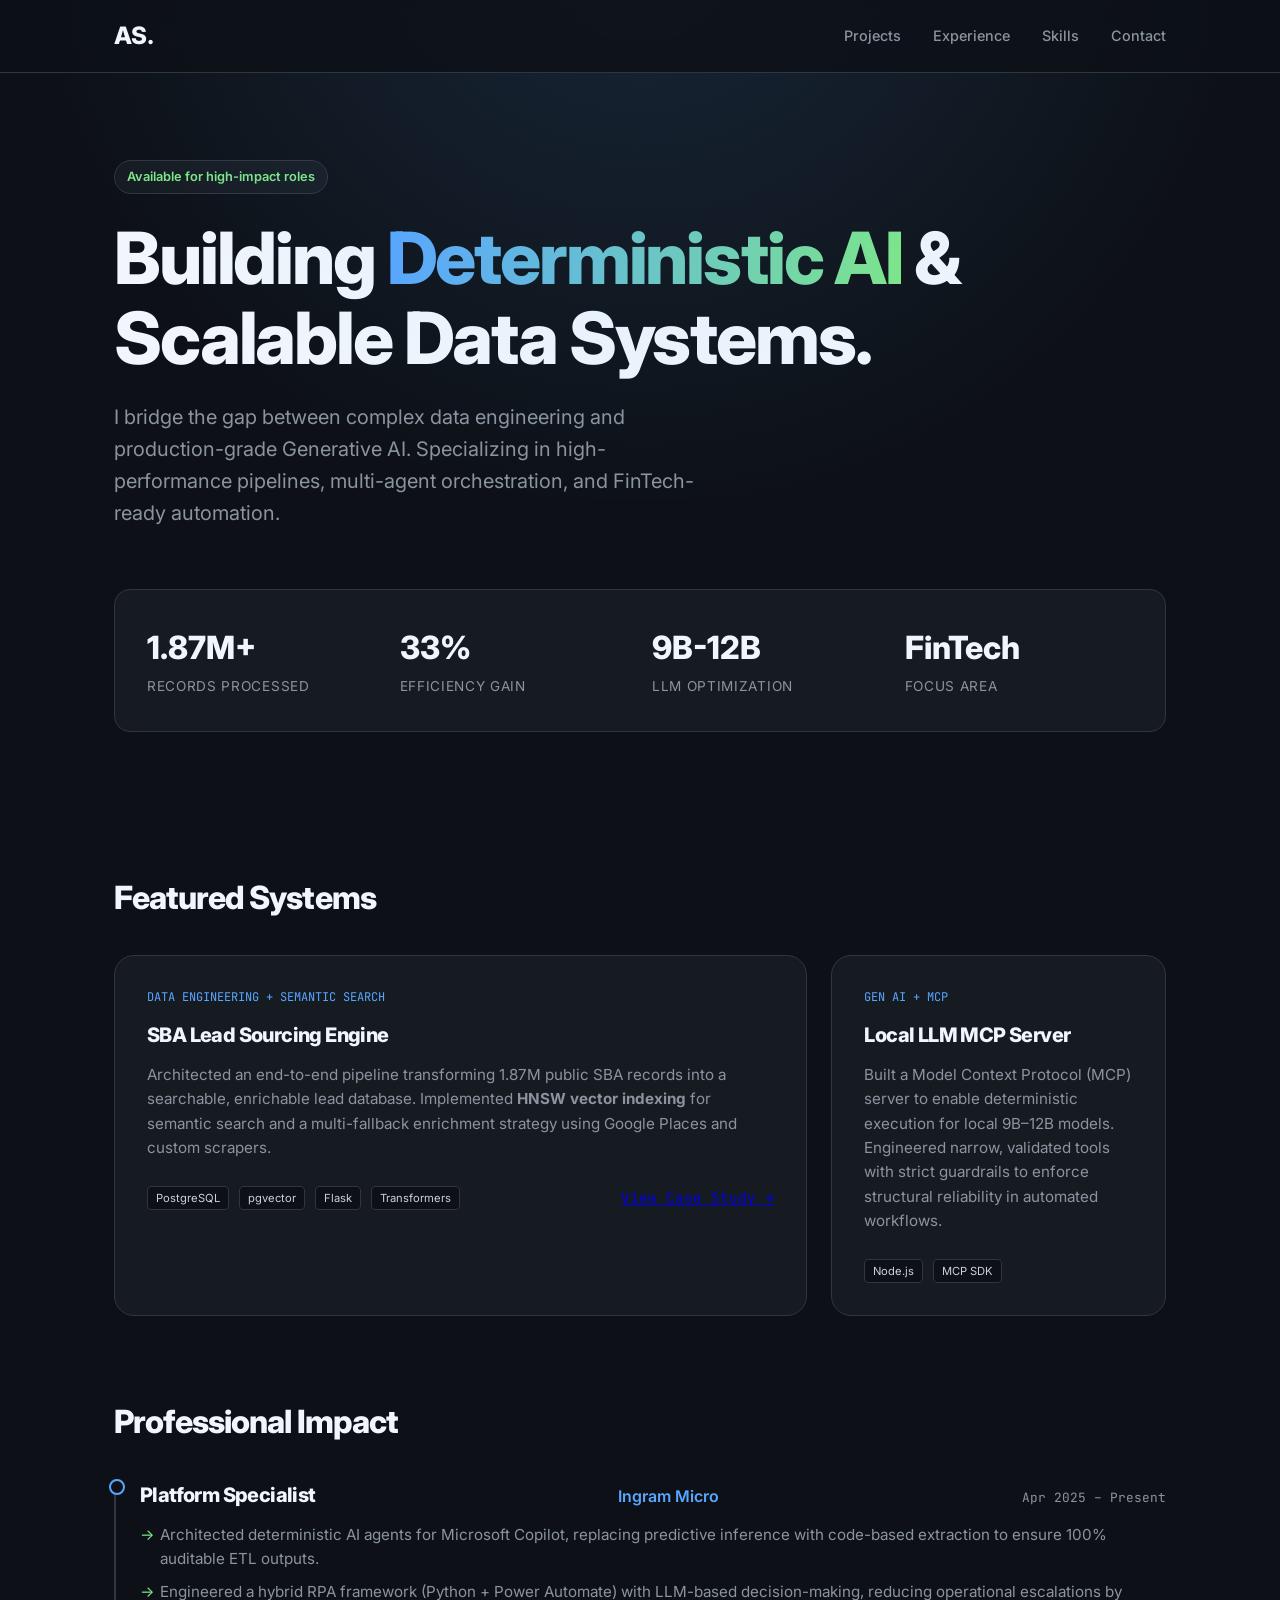
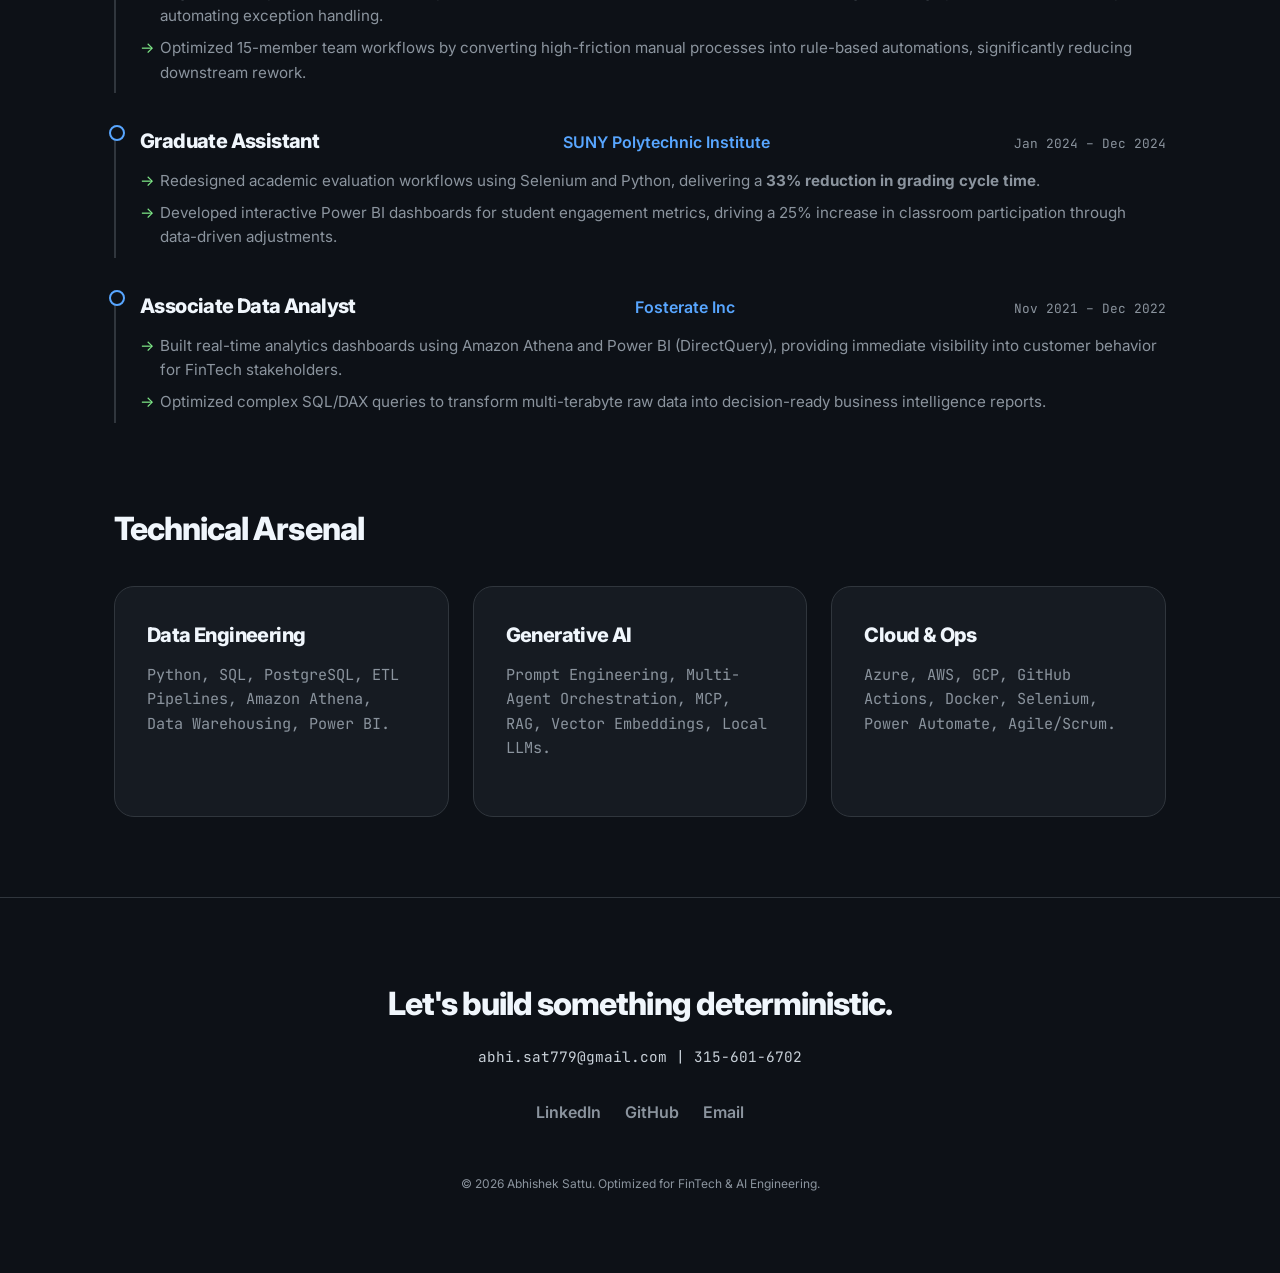
<file: index.html>
<!DOCTYPE html>
<html lang="en">
<head>
  <meta charset="UTF-8">
  <meta name="viewport" content="width=device-width, initial-scale=1.0">
  <title>Abhishek Sattu | Data Engineer & AI Specialist</title>
  <link rel="stylesheet" href="css/style.css">
</head>
<body>

  <nav>
    <div class="container nav-inner">
      <a href="index.html" class="nav-logo">AS.</a>
      <div class="nav-links">
        <a href="#projects">Projects</a>
        <a href="#experience">Experience</a>
        <a href="#skills">Skills</a>
        <a href="mailto:abhi.sat779@gmail.com">Contact</a>
      </div>
    </div>
  </nav>

  <header class="hero">
    <div class="container">
      <div class="hero-tag">Available for high-impact roles</div>
      <h1>Building <span class="gradient-text">Deterministic AI</span> & Scalable Data Systems.</h1>
      <p class="intro">
        I bridge the gap between complex data engineering and production-grade Generative AI. 
        Specializing in high-performance pipelines, multi-agent orchestration, and FinTech-ready automation.
      </p>
      
      <div class="metrics-bar">
        <div class="metric-item">
          <span class="value">1.87M+</span>
          <span class="label">Records Processed</span>
        </div>
        <div class="metric-item">
          <span class="value">33%</span>
          <span class="label">Efficiency Gain</span>
        </div>
        <div class="metric-item">
          <span class="value">9B-12B</span>
          <span class="label">LLM Optimization</span>
        </div>
        <div class="metric-item">
          <span class="value">FinTech</span>
          <span class="label">Focus Area</span>
        </div>
      </div>
    </div>
  </header>

  <main class="container">
    
    <section id="projects">
      <h2>Featured Systems</h2>
      <div class="bento-grid">
        <!-- SBA PROJECT (Large Card) -->
        <div class="bento-card col-8">
          <span class="card-tag">DATA ENGINEERING + SEMANTIC SEARCH</span>
          <h3>SBA Lead Sourcing Engine</h3>
          <p>
            Architected an end-to-end pipeline transforming 1.87M public SBA records into a searchable, enrichable lead database. 
            Implemented <strong>HNSW vector indexing</strong> for semantic search and a multi-fallback enrichment strategy using Google Places and custom scrapers.
          </p>
          <div class="card-footer">
            <div class="tech-stack">
              <span class="tech-pill">PostgreSQL</span>
              <span class="tech-pill">pgvector</span>
              <span class="tech-pill">Flask</span>
              <span class="tech-pill">Transformers</span>
            </div>
            <a href="https://github.com/abhishekabhi779" class="mono">View Case Study →</a>
          </div>
        </div>

        <!-- LM STUDIO (Medium Card) -->
        <div class="bento-card col-4">
          <span class="card-tag">GEN AI + MCP</span>
          <h3>Local LLM MCP Server</h3>
          <p>
            Built a Model Context Protocol (MCP) server to enable deterministic execution for local 9B–12B models. 
            Engineered narrow, validated tools with strict guardrails to enforce structural reliability in automated workflows.
          </p>
          <div class="card-footer">
            <div class="tech-stack">
              <span class="tech-pill">Node.js</span>
              <span class="tech-pill">MCP SDK</span>
            </div>
          </div>
        </div>
      </div>
    </section>

    <section id="experience">
      <h2>Professional Impact</h2>
      <div class="experience-list">
        
        <div class="exp-item">
          <div class="exp-header">
            <h3>Platform Specialist</h3>
            <span class="exp-company">Ingram Micro</span>
            <span class="exp-date">Apr 2025 – Present</span>
          </div>
          <ul>
            <li>Architected deterministic AI agents for Microsoft Copilot, replacing predictive inference with code-based extraction to ensure 100% auditable ETL outputs.</li>
            <li>Engineered a hybrid RPA framework (Python + Power Automate) with LLM-based decision-making, reducing operational escalations by automating exception handling.</li>
            <li>Optimized 15-member team workflows by converting high-friction manual processes into rule-based automations, significantly reducing downstream rework.</li>
          </ul>
        </div>

        <div class="exp-item">
          <div class="exp-header">
            <h3>Graduate Assistant</h3>
            <span class="exp-company">SUNY Polytechnic Institute</span>
            <span class="exp-date">Jan 2024 – Dec 2024</span>
          </div>
          <ul>
            <li>Redesigned academic evaluation workflows using Selenium and Python, delivering a <strong>33% reduction in grading cycle time</strong>.</li>
            <li>Developed interactive Power BI dashboards for student engagement metrics, driving a 25% increase in classroom participation through data-driven adjustments.</li>
          </ul>
        </div>

        <div class="exp-item">
          <div class="exp-header">
            <h3>Associate Data Analyst</h3>
            <span class="exp-company">Fosterate Inc</span>
            <span class="exp-date">Nov 2021 – Dec 2022</span>
          </div>
          <ul>
            <li>Built real-time analytics dashboards using Amazon Athena and Power BI (DirectQuery), providing immediate visibility into customer behavior for FinTech stakeholders.</li>
            <li>Optimized complex SQL/DAX queries to transform multi-terabyte raw data into decision-ready business intelligence reports.</li>
          </ul>
        </div>

      </div>
    </section>

    <section id="skills" style="margin-top: 80px;">
      <h2>Technical Arsenal</h2>
      <div class="bento-grid">
        <div class="bento-card col-4">
          <h3>Data Engineering</h3>
          <p class="mono">Python, SQL, PostgreSQL, ETL Pipelines, Amazon Athena, Data Warehousing, Power BI.</p>
        </div>
        <div class="bento-card col-4">
          <h3>Generative AI</h3>
          <p class="mono">Prompt Engineering, Multi-Agent Orchestration, MCP, RAG, Vector Embeddings, Local LLMs.</p>
        </div>
        <div class="bento-card col-4">
          <h3>Cloud & Ops</h3>
          <p class="mono">Azure, AWS, GCP, GitHub Actions, Docker, Selenium, Power Automate, Agile/Scrum.</p>
        </div>
      </div>
    </section>

  </main>

  <footer>
    <div class="container footer-content">
      <h2>Let's build something deterministic.</h2>
      <p class="mono">abhi.sat779@gmail.com | 315-601-6702</p>
      <div class="social-links">
        <a href="https://linkedin.com/in/abhishek-s-462954222">LinkedIn</a>
        <a href="https://github.com/abhishekabhi779">GitHub</a>
        <a href="mailto:abhi.sat779@gmail.com">Email</a>
      </div>
      <p style="margin-top: 48px; font-size: 0.75rem; color: var(--text-dim);">
        &copy; 2026 Abhishek Sattu. Optimized for FinTech & AI Engineering.
      </p>
    </div>
  </footer>

</body>
</html>
</file>
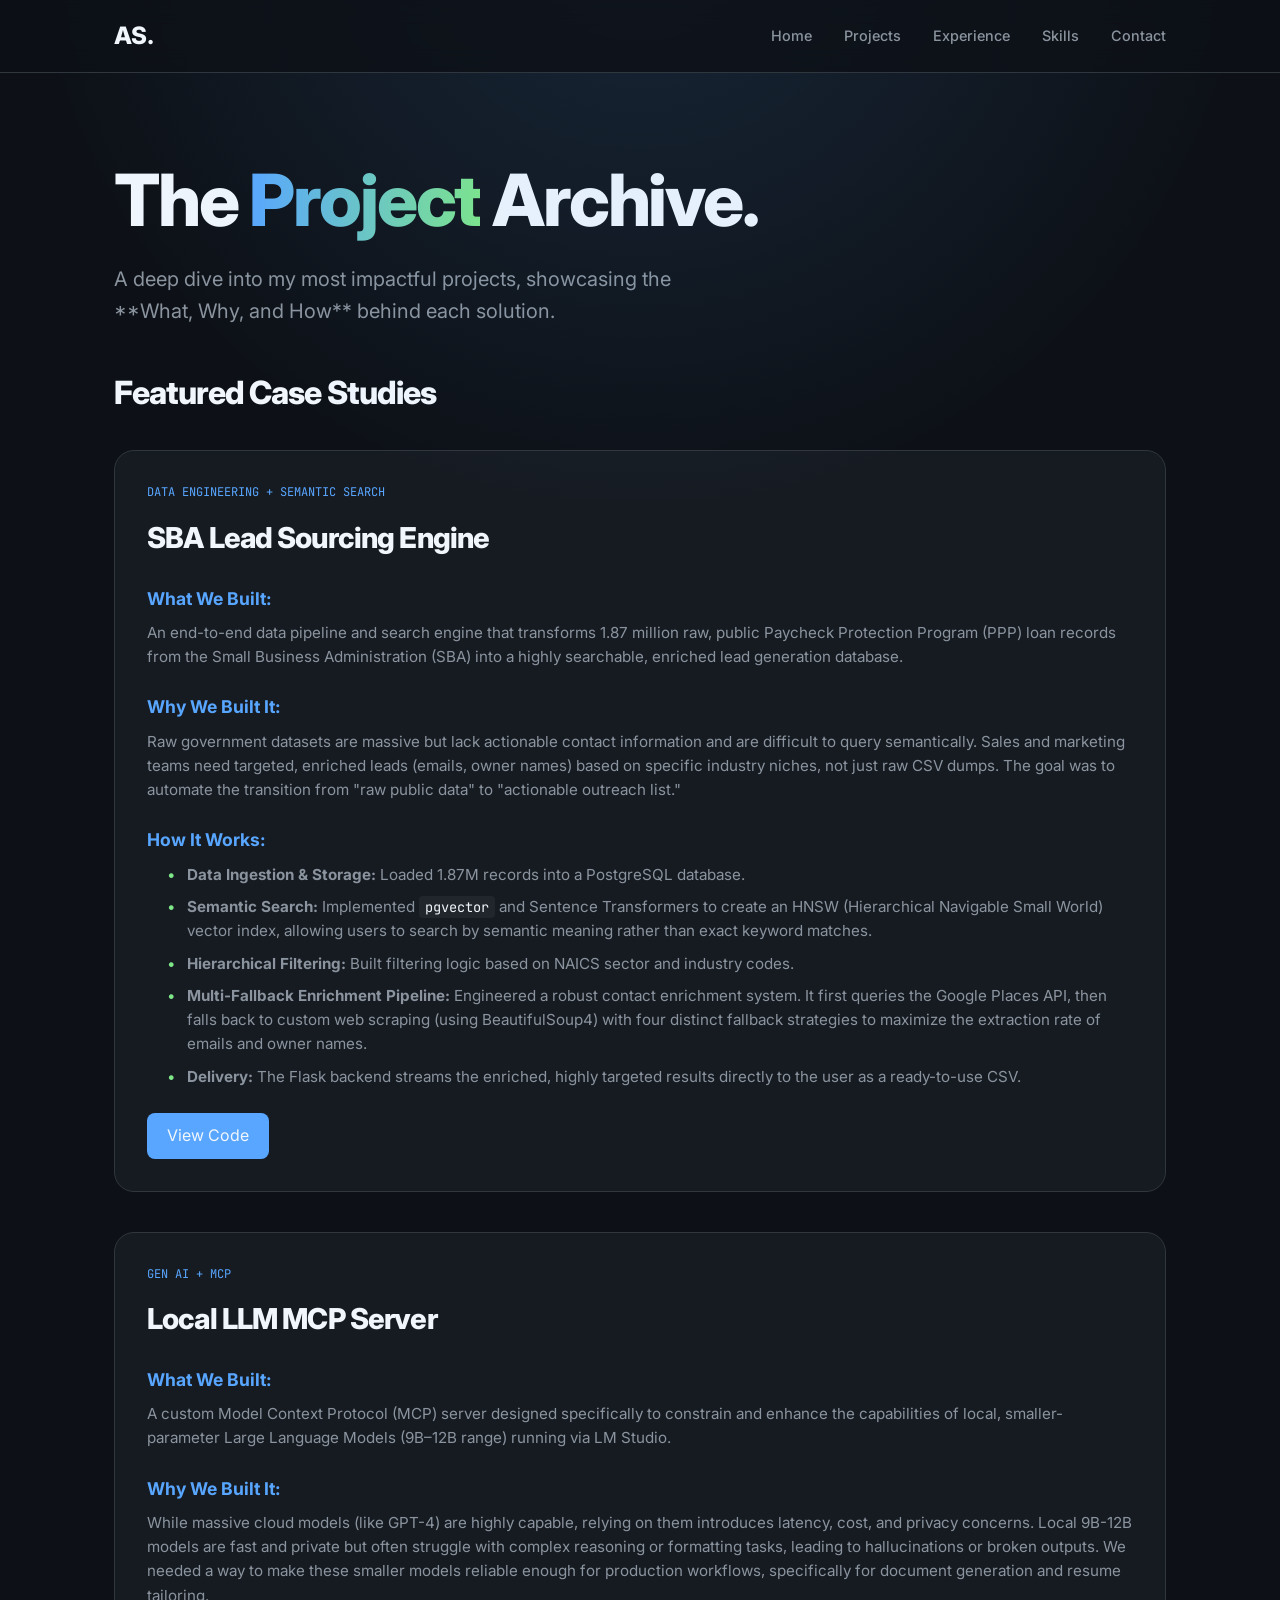
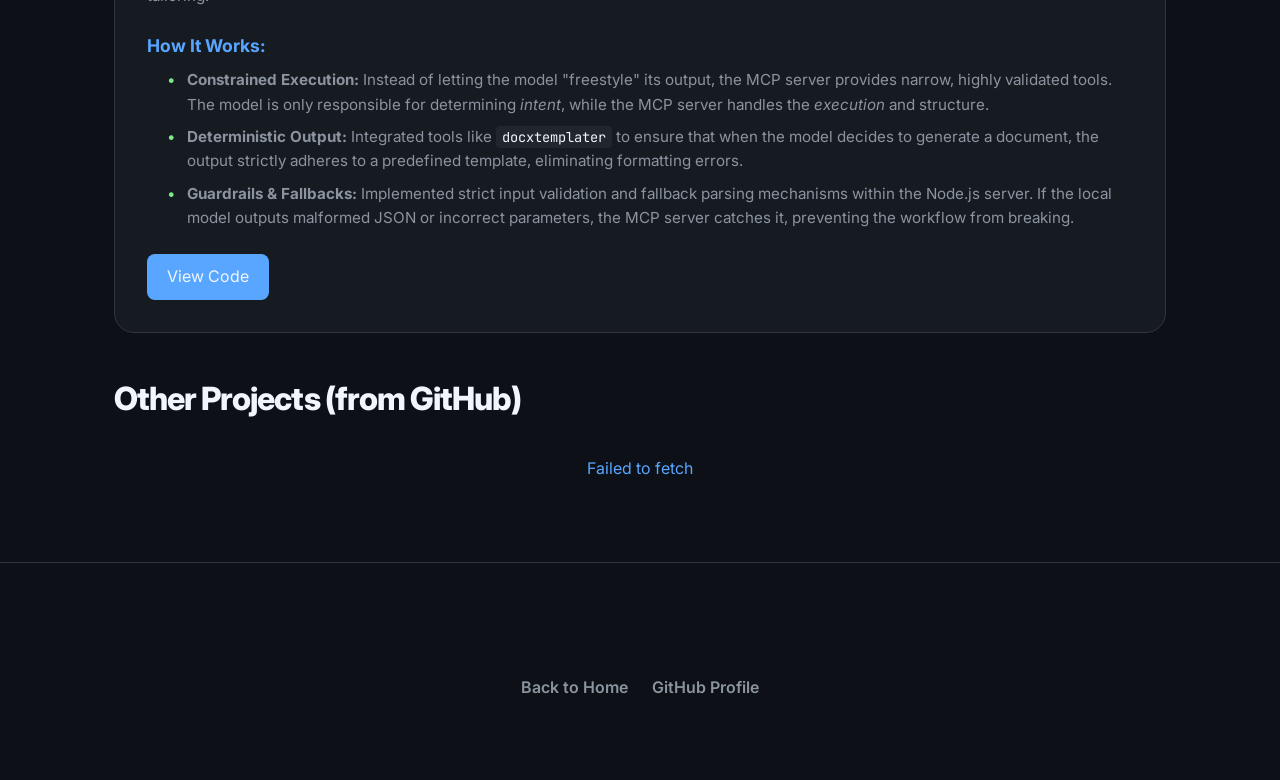
<file: projects.html>
<!DOCTYPE html>
<html lang="en">
<head>
  <meta charset="UTF-8">
  <meta name="viewport" content="width=device-width, initial-scale=1.0">
  <title>Engineering Projects | Abhishek Sattu</title>
  <link rel="stylesheet" href="css/style.css">
</head>
<body>

  <nav>
    <div class="container nav-inner">
      <a href="index.html" class="nav-logo">AS.</a>
      <div class="nav-links">
        <a href="index.html#projects">Home</a>
        <a href="projects.html">Projects</a>
        <a href="index.html#experience">Experience</a>
        <a href="index.html#skills">Skills</a>
        <a href="mailto:abhi.sat779@gmail.com">Contact</a>
      </div>
    </div>
  </nav>

  <header class="hero" style="padding-bottom: 40px;">
    <div class="container">
      <h1>The <span class="gradient-text">Project</span> Archive.</h1>
      <p class="intro">
        A deep dive into my most impactful projects, showcasing the **What, Why, and How** behind each solution.
      </p>
    </div>
  </header>

  <main class="container">
    <section id="case-studies">
      <h2>Featured Case Studies</h2>

      <!-- SBA Lead Sourcing Engine Case Study -->
      <div class="case-study-card">
        <span class="card-tag">DATA ENGINEERING + SEMANTIC SEARCH</span>
        <h3>SBA Lead Sourcing Engine</h3>
        
        <h4>What We Built:</h4>
        <p>An end-to-end data pipeline and search engine that transforms 1.87 million raw, public Paycheck Protection Program (PPP) loan records from the Small Business Administration (SBA) into a highly searchable, enriched lead generation database.</p>
        
        <h4>Why We Built It:</h4>
        <p>Raw government datasets are massive but lack actionable contact information and are difficult to query semantically. Sales and marketing teams need targeted, enriched leads (emails, owner names) based on specific industry niches, not just raw CSV dumps. The goal was to automate the transition from "raw public data" to "actionable outreach list."</p>
        
        <h4>How It Works:</h4>
        <ul>
          <li><strong>Data Ingestion & Storage:</strong> Loaded 1.87M records into a PostgreSQL database.</li>
          <li><strong>Semantic Search:</strong> Implemented <code>pgvector</code> and Sentence Transformers to create an HNSW (Hierarchical Navigable Small World) vector index, allowing users to search by semantic meaning rather than exact keyword matches.</li>
          <li><strong>Hierarchical Filtering:</strong> Built filtering logic based on NAICS sector and industry codes.</li>
          <li><strong>Multi-Fallback Enrichment Pipeline:</strong> Engineered a robust contact enrichment system. It first queries the Google Places API, then falls back to custom web scraping (using BeautifulSoup4) with four distinct fallback strategies to maximize the extraction rate of emails and owner names.</li>
          <li><strong>Delivery:</strong> The Flask backend streams the enriched, highly targeted results directly to the user as a ready-to-use CSV.</li>
        </ul>
        <div class="project-links">
          <a href="https://github.com/abhishekabhi779/SBA-Lead-Sourcing-Machine" target="_blank" rel="noopener" class="btn btn-project">View Code</a>
        </div>
      </div>

      <!-- Local LLM MCP Server Case Study -->
      <div class="case-study-card">
        <span class="card-tag">GEN AI + MCP</span>
        <h3>Local LLM MCP Server</h3>
        
        <h4>What We Built:</h4>
        <p>A custom Model Context Protocol (MCP) server designed specifically to constrain and enhance the capabilities of local, smaller-parameter Large Language Models (9B–12B range) running via LM Studio.</p>
        
        <h4>Why We Built It:</h4>
        <p>While massive cloud models (like GPT-4) are highly capable, relying on them introduces latency, cost, and privacy concerns. Local 9B-12B models are fast and private but often struggle with complex reasoning or formatting tasks, leading to hallucinations or broken outputs. We needed a way to make these smaller models reliable enough for production workflows, specifically for document generation and resume tailoring.</p>
        
        <h4>How It Works:</h4>
        <ul>
          <li><strong>Constrained Execution:</strong> Instead of letting the model "freestyle" its output, the MCP server provides narrow, highly validated tools. The model is only responsible for determining <em>intent</em>, while the MCP server handles the <em>execution</em> and structure.</li>
          <li><strong>Deterministic Output:</strong> Integrated tools like <code>docxtemplater</code> to ensure that when the model decides to generate a document, the output strictly adheres to a predefined template, eliminating formatting errors.</li>
          <li><strong>Guardrails & Fallbacks:</strong> Implemented strict input validation and fallback parsing mechanisms within the Node.js server. If the local model outputs malformed JSON or incorrect parameters, the MCP server catches it, preventing the workflow from breaking.</li>
        </ul>
        <div class="project-links">
          <a href="https://github.com/abhishekabhi779/LM-Studio-MCP-Server" target="_blank" rel="noopener" class="btn btn-project">View Code</a>
        </div>
      </div>
    </section>

    <section id="all-projects">
      <h2>Other Projects (from GitHub)</h2>
      <div class="bento-grid" id="projects-container">
        <!-- Other projects will be dynamically loaded here -->
      </div>
    </section>
  </main>

  <footer>
    <div class="container footer-content">
      <div class="social-links">
        <a href="index.html">Back to Home</a>
        <a href="https://github.com/abhishekabhi779">GitHub Profile</a>
      </div>
    </div>
  </footer>

  <script src="js/projects.js"></script>
</body>
</html>
</file>
<file: css/style.css>
@import url('https://fonts.googleapis.com/css2?family=Inter:wght@300;400;600;800&family=JetBrains+Mono:wght@400;700&display=swap');

:root {
  --bg: #0D1117;
  --surface: #161B22;
  --surface-hover: #21262D;
  --primary: #58A6FF;
  --secondary: #7EE787;
  --text: #C9D1D9;
  --text-dim: #8B949E;
  --text-bright: #F0F6FC;
  --border: #30363D;
  --accent-glow: rgba(88, 166, 255, 0.15);
  
  --font-main: 'Inter', -apple-system, BlinkMacSystemFont, sans-serif;
  --font-mono: 'JetBrains Mono', monospace;
}

* {
  box-sizing: border-box;
  margin: 0;
  padding: 0;
}

body {
  background-color: var(--bg);
  color: var(--text);
  font-family: var(--font-main);
  line-height: 1.6;
  overflow-x: hidden;
}

.container {
  max-width: 1100px;
  margin: 0 auto;
  padding: 0 24px;
}

/* ── TYPOGRAPHY ──────────────────────────────────── */
h1, h2, h3 {
  color: var(--text-bright);
  font-weight: 800;
  letter-spacing: -0.03em;
}

h1 { font-size: clamp(2.5rem, 8vw, 4.5rem); line-height: 1.1; }
h2 { font-size: 2rem; margin-bottom: 2rem; }
h3 { font-size: 1.25rem; }

.mono { font-family: var(--font-mono); font-size: 0.9rem; }
.gradient-text {
  background: linear-gradient(90deg, var(--primary), var(--secondary));
  -webkit-background-clip: text;
  -webkit-text-fill-color: transparent;
}

/* ── NAVIGATION ──────────────────────────────────── */
nav {
  position: fixed;
  top: 0;
  width: 100%;
  z-index: 1000;
  background: rgba(13, 17, 23, 0.8);
  backdrop-filter: blur(12px);
  border-bottom: 1px solid var(--border);
}

.nav-inner {
  height: 72px;
  display: flex;
  justify-content: space-between;
  align-items: center;
}

.nav-logo {
  font-weight: 800;
  font-size: 1.5rem;
  color: var(--text-bright);
  text-decoration: none;
}

.nav-links {
  display: flex;
  gap: 32px;
}

.nav-links a {
  color: var(--text-dim);
  text-decoration: none;
  font-weight: 500;
  font-size: 0.9rem;
  transition: color 0.2s;
}

.nav-links a:hover { color: var(--primary); }

/* ── HERO ────────────────────────────────────────── */
.hero {
  padding: 160px 0 80px;
  position: relative;
}

.hero::before {
  content: '';
  position: absolute;
  top: -100px;
  left: 50%;
  transform: translateX(-50%);
  width: 100vw;
  height: 600px;
  background: radial-gradient(circle at 50% 0%, var(--accent-glow) 0%, transparent 70%);
  pointer-events: none;
}

.hero-tag {
  display: inline-block;
  padding: 6px 12px;
  background: var(--surface);
  border: 1px solid var(--border);
  border-radius: 100px;
  color: var(--secondary);
  font-size: 0.8rem;
  font-weight: 600;
  margin-bottom: 24px;
}

.hero p.intro {
  font-size: 1.25rem;
  color: var(--text-dim);
  max-width: 600px;
  margin-top: 24px;
}

/* ── METRICS BAR ─────────────────────────────────── */
.metrics-bar {
  display: grid;
  grid-template-columns: repeat(auto-fit, minmax(200px, 1fr));
  gap: 24px;
  margin: 60px 0;
  padding: 32px;
  background: var(--surface);
  border: 1px solid var(--border);
  border-radius: 16px;
}

.metric-item .value {
  display: block;
  font-size: 2rem;
  font-weight: 800;
  color: var(--text-bright);
}

.metric-item .label {
  font-size: 0.85rem;
  color: var(--text-dim);
  text-transform: uppercase;
  letter-spacing: 0.05em;
}

/* ── BENTO GRID ──────────────────────────────────── */
.bento-grid {
  display: grid;
  grid-template-columns: repeat(12, 1fr);
  gap: 24px;
  margin-bottom: 80px;
}

.bento-card {
  background: var(--surface);
  border: 1px solid var(--border);
  border-radius: 20px;
  padding: 32px;
  transition: all 0.3s cubic-bezier(0.4, 0, 0.2, 1);
  position: relative;
  overflow: hidden;
}

.bento-card:hover {
  border-color: var(--primary);
  transform: translateY(-4px);
  box-shadow: 0 12px 40px rgba(0, 0, 0, 0.4);
}

.card-tag {
  font-family: var(--font-mono);
  font-size: 0.75rem;
  color: var(--primary);
  margin-bottom: 12px;
  display: block;
}

.bento-card h3 { margin-bottom: 12px; }
.bento-card p { color: var(--text-dim); font-size: 0.95rem; margin-bottom: 24px; }

.card-footer {
  display: flex;
  justify-content: space-between;
  align-items: center;
  margin-top: auto;
}

.tech-pill {
  font-size: 0.7rem;
  padding: 4px 8px;
  background: var(--bg);
  border: 1px solid var(--border);
  border-radius: 4px;
  margin-right: 6px;
}

/* Grid Layouts */
.col-8 { grid-column: span 8; }
.col-4 { grid-column: span 4; }
.col-6 { grid-column: span 6; }
.col-12 { grid-column: span 12; }

/* ── EXPERIENCE ──────────────────────────────────── */
.experience-list {
  display: flex;
  flex-direction: column;
  gap: 32px;
}

.exp-item {
  padding-left: 24px;
  border-left: 2px solid var(--border);
  position: relative;
}

.exp-item::before {
  content: '';
  position: absolute;
  left: -7px;
  top: 0;
  width: 12px;
  height: 12px;
  background: var(--bg);
  border: 2px solid var(--primary);
  border-radius: 50%;
}

.exp-header {
  display: flex;
  justify-content: space-between;
  align-items: baseline;
  margin-bottom: 12px;
}

.exp-company { color: var(--primary); font-weight: 600; }
.exp-date { font-family: var(--font-mono); font-size: 0.8rem; color: var(--text-dim); }

.exp-item ul {
  list-style: none;
  margin-top: 12px;
}

.exp-item li {
  position: relative;
  padding-left: 20px;
  margin-bottom: 8px;
  font-size: 0.95rem;
  color: var(--text-dim);
}

.exp-item li::before {
  content: '→';
  position: absolute;
  left: 0;
  color: var(--secondary);
}

/* ── FOOTER ──────────────────────────────────────── */
footer {
  padding: 80px 0;
  border-top: 1px solid var(--border);
  text-align: center;
}

.footer-content h2 { margin-bottom: 16px; }
.social-links {
  display: flex;
  justify-content: center;
  gap: 24px;
  margin-top: 32px;
}

.social-links a {
  color: var(--text-dim);
  text-decoration: none;
  font-weight: 600;
  transition: color 0.2s;
}

.social-links a:hover { color: var(--text-bright); }

/* ── RESPONSIVE ──────────────────────────────────── */
@media (max-width: 868px) {
  .col-8, .col-4, .col-6 { grid-column: span 12; }
  .nav-links { display: none; }
  .exp-header { flex-direction: column; gap: 4px; }
}

/* ── CASE STUDY CARDS ────────────────────────────── */
.case-study-card {
  background: var(--surface);
  border: 1px solid var(--border);
  border-radius: 20px;
  padding: 32px;
  margin-bottom: 40px;
}

.case-study-card h3 {
  font-size: 1.8rem;
  margin-top: 0;
  margin-bottom: 16px;
}

.case-study-card h4 {
  color: var(--primary);
  font-size: 1.1rem;
  margin-top: 24px;
  margin-bottom: 8px;
}

.case-study-card p {
  color: var(--text-dim);
  font-size: 0.95rem;
  margin-bottom: 16px;
}

.case-study-card ul {
  list-style: none;
  padding: 0;
  margin-left: 20px;
}

.case-study-card li {
  position: relative;
  padding-left: 20px;
  margin-bottom: 8px;
  font-size: 0.95rem;
  color: var(--text-dim);
}

.case-study-card li::before {
  content: '•';
  position: absolute;
  left: 0;
  color: var(--secondary);
}

.case-study-card .project-links {
  margin-top: 24px;
  display: flex;
  gap: 16px;
}

.case-study-card .btn-project {
  background-color: var(--primary);
  color: var(--text-bright);
  padding: 10px 20px;
  border-radius: 8px;
  text-decoration: none;
  transition: background-color 0.3s ease;
}

.case-study-card .btn-project:hover {
  background-color: #4299e1; /* A slightly lighter blue */
}

.case-study-card code {
  background-color: var(--surface-hover);
  padding: 2px 6px;
  border-radius: 4px;
  font-family: var(--font-mono);
  font-size: 0.9em;
  color: var(--text-bright);
}
</file>
